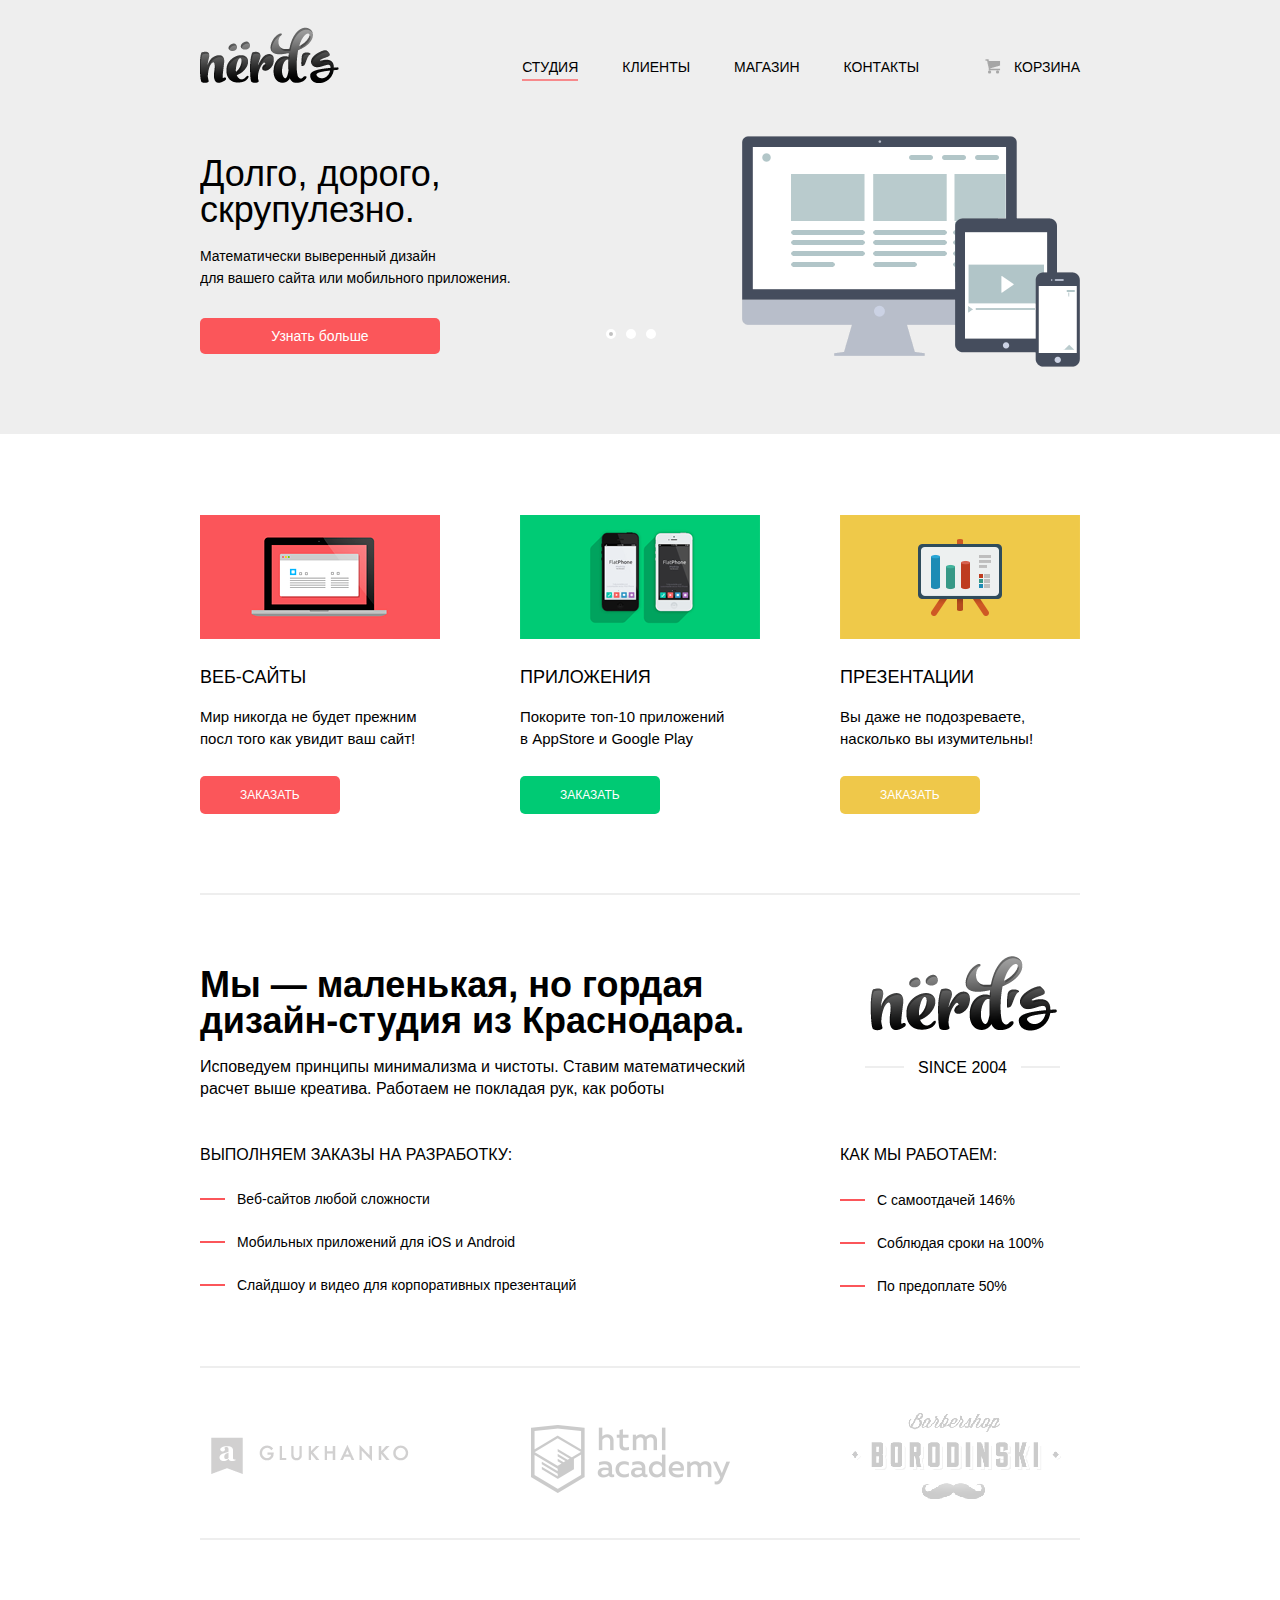
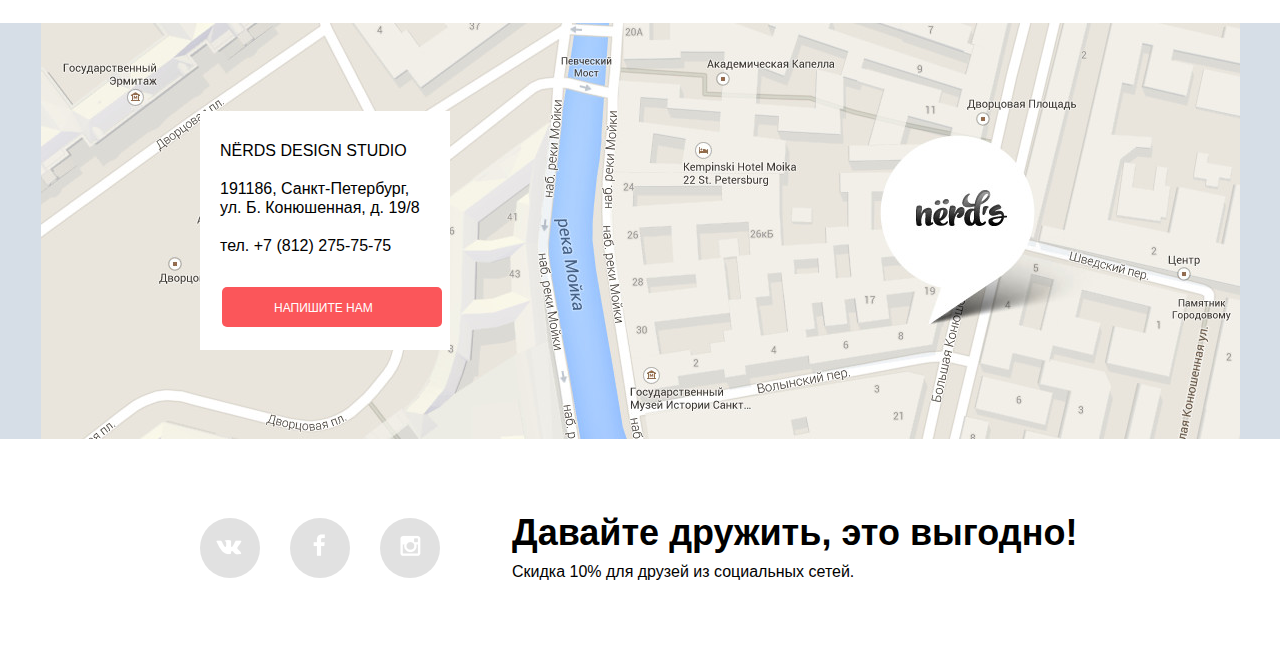
<file: index.html>
<!DOCTYPE html>
<html>

<head>
  <meta charset="utf-8">
  <title>Nerds</title>
  <link href="https://fonts.googleapis.com/css?family=Roboto:500,500italic,700,700italic&subset=latin,cyrillic-ext,cyrillic,latin-ext" rel="stylesheet" type="text/css">
  <link rel="stylesheet" href="css/normalize.css">
  <link rel="stylesheet" type="text/css" href="css/style-mini.css">
</head>

<body>
  <header class="main-header">
    <div class="container clearfix">
      <div class="top">
        <div class="logo">
          <a href="index.html"><img src="img/logo.png" width="139" height="56" alt="nerds"></a>
        </div>
        <div class="menu clearfix">
          <div class="cart-block">
            <a href="#" class="cart">Корзина</a>
          </div>
          <nav class="main-navigation clearfix">
            <ul>
              <li class="active-page">
                <a href="#">Студия</a>
              </li>
              <li>
                <a href="#">Клиенты</a>
              </li>
              <li>
                <a href="catalog.html">Магазин</a>
              </li>
              <li>
                <a href="#">Контакты</a>
              </li>
            </ul>
          </nav>
        </div>
        <div class="slider">
          <input type="radio" id="btn-1" name="toggle" checked>
          <input type="radio" id="btn-2" name="toggle">
          <input type="radio" id="btn-3" name="toggle">
          <div class="slides">
            <div class="slide">
              <div class="slidename">Долго, дорого,<br>
                скрупулезно.</div>
              <p>Математически выверенный дизайн<br>
                для вашего сайта или мобильного приложения.</p>
              <a href="#" class="button button-more">Узнать больше</a>
            </div>
            <div class="slide">
              <div class="slidename">Любите ли вы математику,<br>
                как любим ее мы?</div>
              <p>Нашим дизайнерам мы удаляем нейроны, ответственные<br>
                за креатив, </p>
              <a href="#" class="button button-more">Узнать больше</a>
            </div>
            <div class="slide">
              <div class="slidename">Только наркотики,<br>
                только хардкор!</div>
              <p>Все дизайнерские решения в нашей компании принимаются<br>
                только под воздействием качественных галлюциногенов.</p>
              <a href="#" class="button button-more">Узнать больше</a>
            </div>
          </div>
          <div class="slider-points">
            <label for="btn-1"></label>
            <label for="btn-2"></label>
            <label for="btn-3"></label>
          </div>
        </div>
      </div>
    </div>
  </header>
  <main class="container clearfix">
    <section class="features-row clearfix">
      <div class="features-item">
        <img src="img/feature-web.png" alt="web-site" width="240" height="124">
        <div class="features-title">Веб-сайты</div>
        <p>Мир никогда не будет прежним посл того как увидит ваш сайт!</p>
        <a href="#" class="button button-order button-order-web">Заказать</a>
      </div>
      <div class="features-item">
        <img src="img/feature-app.png" alt="applications" width="240" height="124">
        <div class="features-title">Приложения</div>
        <p>Покорите топ-10 приложений
          <br>в AppStore и Google Play</p>
        <a href="#" class="button button-order button-order-app">Заказать</a>
      </div>
      <div class="features-item">
        <img src="img/feature-present.png" alt="presentations" width="240" height="124">
        <div class="features-title">Презентации</div>
        <p>Вы даже не подозреваете, насколько вы изумительны!</p>
        <a href="#" class="button button-order button-order-present">Заказать</a>
      </div>
    </section>
    <section class="content-columns clearfix">
      <section class="content-column-left">
        <h1>Мы — маленькая, но гордая дизайн-студия из Краснодара.</h1>
        <p>Исповедуем принципы минимализма и чистоты. Ставим математический<br>
          расчет выше креатива. Работаем не покладая рук, как роботы</p>
        <div>Выполняем заказы на разработку:</div>
        <ul>
          <li>Веб-сайтов любой сложности</li>
          <li>Мобильных приложений для iOS и Android</li>
          <li>Слайдшоу и видео для корпоративных презентаций</li>
        </ul>
      </section>
      <section class="content-column-right">
        <img src="img/logo_2.png" width="187" height="75" alt="nerds">
        <p class="since"><span>SINCE 2004</span></p>
        <div>Как мы работаем:</div>
        <ul>
          <li>С самоотдачей 146%</li>
          <li>Соблюдая сроки на 100%</li>
          <li>По предоплате 50%</li>
        </ul>
      </section>
    </section>
    <div class="partners-sites clearfix">
      <a href="#"><img src="img/partners-glukh-active.png" alt="glukhanko" width="198" height="37"></a>
      <a href="#"><img src="img/partners-htmlacademy-active.png" alt="htmlacademy" width="199" height="68"></a>
      <a href="#"><img src="img/partners-borodinski-active.png" alt="borodinski" width="209" height="90"></a>
    </div>
  </main>
  <div class="map">
    <div class="contacts">
      <p>NЁRDS DESIGN STUDIO<br><br>
         191186, Санкт-Петербург,<br>
         ул. Б. Конюшенная, д. 19/8<br><br>
         тел. +7 (812) 275-75-75
      </p>
      <a href="#" class="button button-write-us">Напишите нам</a>
    </div>
    <div class="contact-form">
      <a href="#" class="close-form"><img src="img/close-button.png" alt="close"></a>
      <form action="#" method="post">
        <div class="message">
          <div>
            <p>Ваше имя:</p>
            <label>
              <textarea class="your-name" name="your-name">ПРЕДСТАВЬТЕСЬ, ПОЖАЛУЙСТА</textarea>
            </label>
          </div>
          <div>
            <p>Ваш e-mail::</p>
            <label>
              <textarea class="your-name" rows="1" cols="45" name="your-e-mail">ДЛЯ ОТПРАВКИ ОТВЕТА</textarea>
            </label>
          </div>
          <div>
            <p>Текст письма:</p>
            <label>
              <textarea class="your-letter" rows="10" cols="45" name="your-letter">В СВОБОДНОЙ ФОРМЕ</textarea>
            </label>
          </div>
        </div>
        <input class="button button-send" type="submit" value="Отправить">
      </form>
    </div>
  </div>
  <footer class="main-footer">
    <div class="container clearfix">
      <div class="social-links">
        <a href="#" class="social-button social-button-vk">Мы<br>Вконткте</a>
        <a href="#" class="social-button social-button-fb">Мы в<br>Facebook</a>
        <a href="#" class="social-button social-button-instagram">Мы в<br>Instagram</a>
      </div>
      <div class="letsbefriends">
        <h2>Давайте дружить, это выгодно!</h2>
        <p>Cкидка 10% для друзей из социальных сетей.</p>
      </div>
    </div>
  </footer>
</body>
</html>
</file>
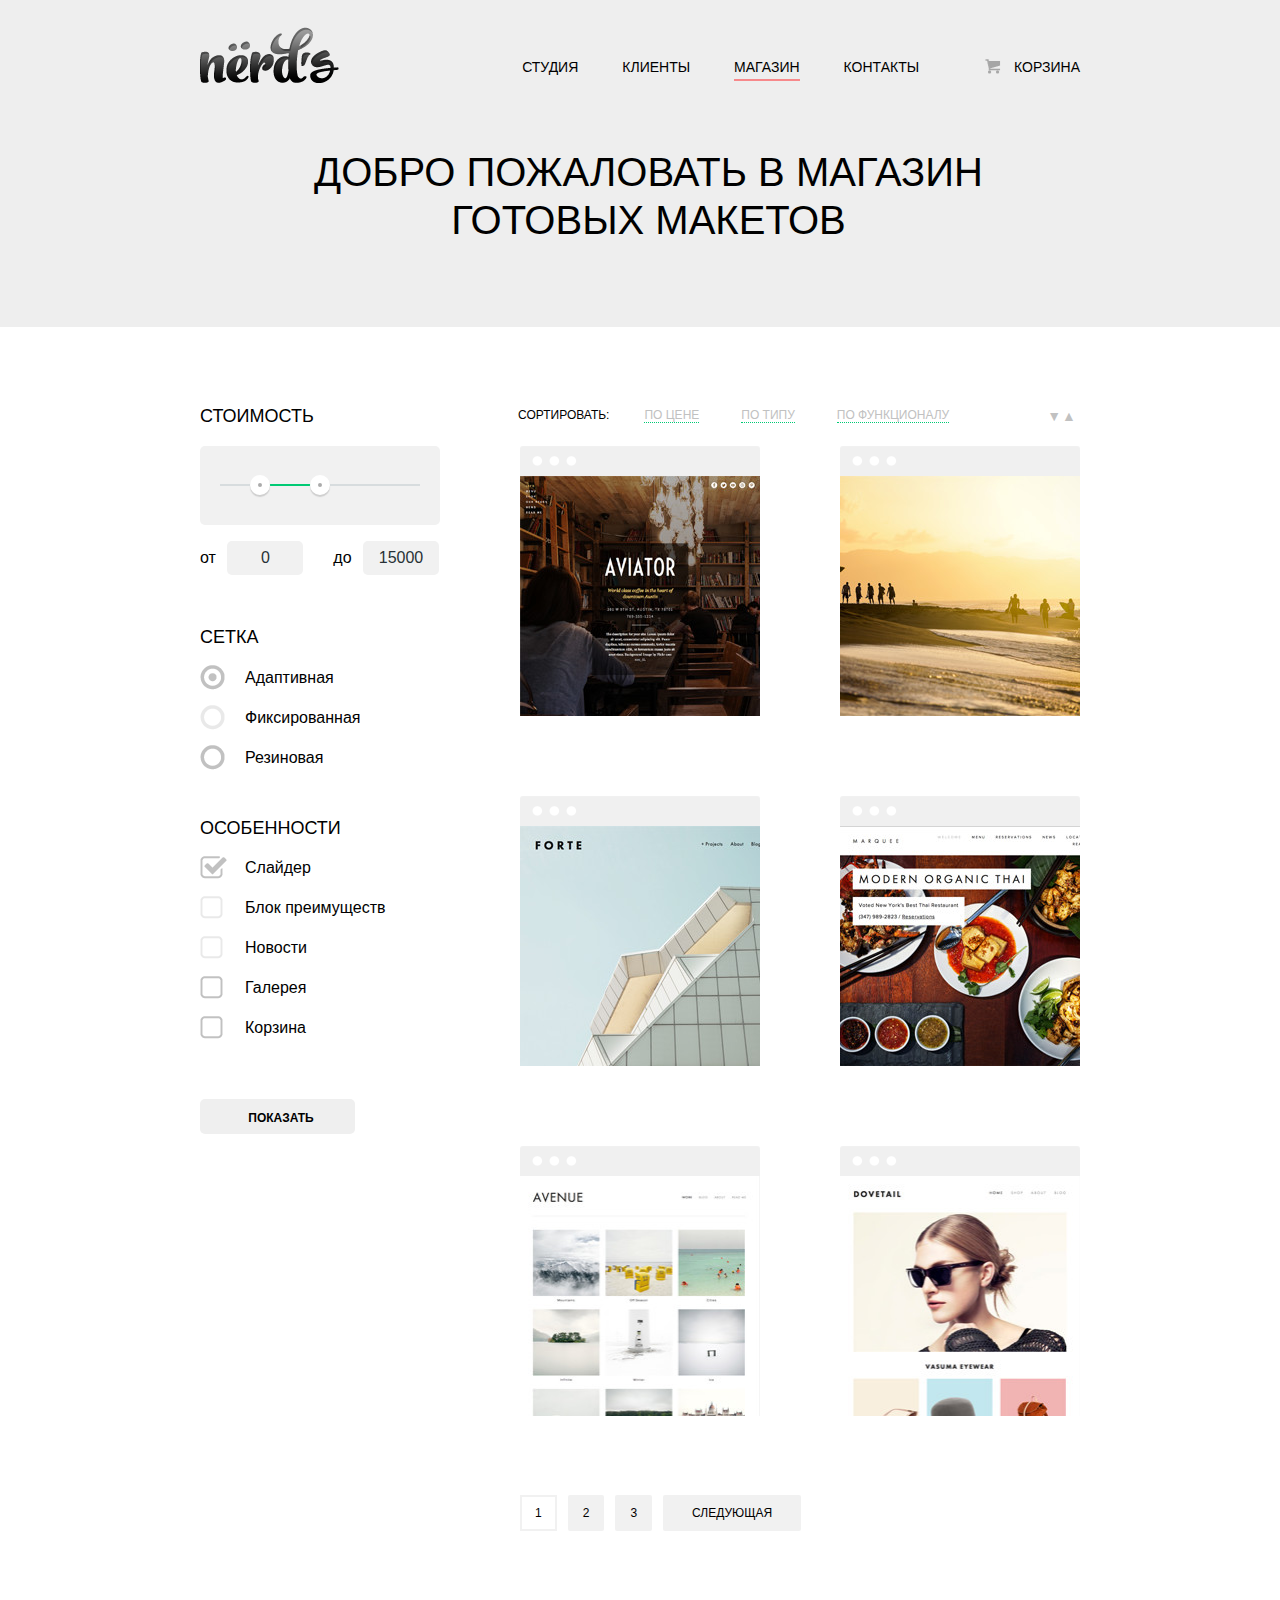
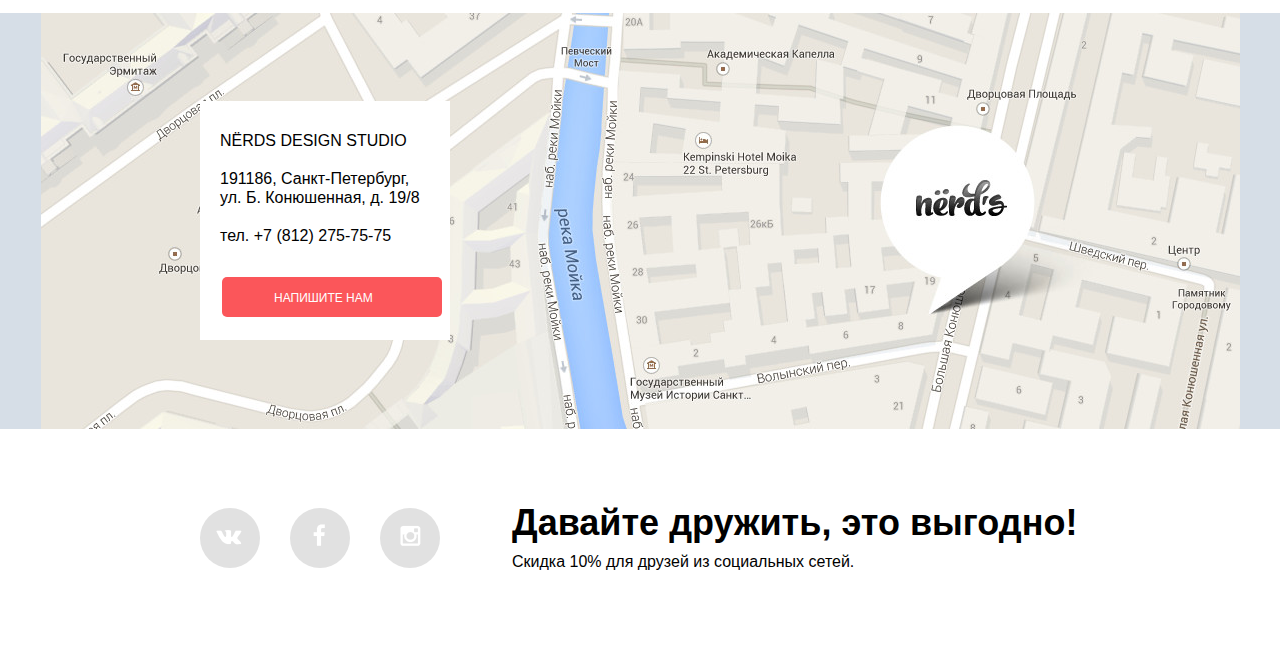
<file: catalog.html>
<!DOCTYPE html>
<html>

<head>
  <meta charset="utf-8">
  <title>Nerds</title>
  <link href="https://fonts.googleapis.com/css?family=Roboto:500,500italic,700,700italic&subset=latin,cyrillic-ext,cyrillic,latin-ext" rel="stylesheet" type="text/css">
  <link rel="stylesheet" href="css/normalize.css">
  <link rel="stylesheet" type="text/css" href="css/style-mini.css">
</head>

<body class="inner-page">
  <header class="main-header">
    <div class="container clearfix">
      <div class="logo">
        <a href="index.html"><img src="img/logo.png" width="139" height="56" alt="nerds"></a>
      </div>
      <div class="menu clearfix">
        <div class="cart-block">
          <a href="#" class="cart">Корзина</a>
        </div>
        <nav class="main-navigation clearfix">
          <ul>
            <li>
              <a href="index.html">Студия</a>
            </li>
            <li>
              <a href="#">Клиенты</a>
            </li>
            <li class="active-page">
              <a href="#">Магазин</a>
            </li>
            <li>
              <a href="#">Контакты</a>
            </li>
          </ul>
        </nav>
      </div>
      <div class="welcome">
        <h1>Добро пожаловать в магазин<br>готовых макетов
            </h1>
      </div>
    </div>
  </header>
  <div class="container clearfix">
    <div class="filter">
      <form action="#" method="post">
        <fieldset class="price">
          <legend>Стоимость</legend>
          <div class="range-controls">
            <div class="scale">
              <div class="bar" style="margin-left: 20%; width: 30%">
              </div>
            </div>
            <div class="toggle toggle-min"></div>
            <div class="toggle toggle-max"></div>
          </div>
          <div class="price-controls">
            <label class="min-price">от
              <input name="min-price" type="text" value="0">
            </label>
            <label class="max-price">до
              <input name="max-price" type="text" value="15000">
            </label>
          </div>
        </fieldset>
        <fieldset class="grid">
          <legend>Сетка</legend>
          <input type="radio" checked name="second-filter" value="adaptive" id="radio1">
          <label for="radio1">Адаптивная</label>
          <input type="radio" disabled name="second-filter" value="fixed" id="radio2">
          <label for="radio2">Фиксированная</label>
          <input type="radio" name="second-filter" value="rubber" id="radio3">
          <label for="radio3">Резиновая</label>
        </fieldset>
        <fieldset class="features">
          <legend>Особенности</legend>
          <input type="checkbox" checked name="slider" id="check1">
          <label for="check1">Слайдер</label>
          <input type="checkbox" disabled name="advantages" id="check2">
          <label for="check2">Блок преимуществ</label>
          <input type="checkbox" disabled name="news" id="check3">
          <label for="check3">Новости</label>
          <input type="checkbox" name="gallery" id="check4">
          <label for="check4">Галерея</label>
          <input type="checkbox" name="basket" id="check5">
          <label for="check5">Корзина</label>
        </fieldset>
        <input class="button button-show-me" type="submit" value="Показать">
      </form>
    </div>
    <div class="goods-list clearfix">
      <div class="sorting">
        <ul>
          <li>Сортировать:</li>
          <li>
            <a class="sorting-parameter" href="#">По цене</a>
          </li>
          <li>
            <a class="sorting-parameter" href="#">По типу</a>
          </li>
          <li>
            <a class="sorting-parameter" href="#">По функционалу</a>
          </li>
          <li>
            <a class="sorting-up-and-down" href="#">▼</a>
          </li>
          <li>
            <a class="sorting-up-and-down" href="#">▲</a>
          </li>
        </ul>
      </div>
      <div class="layouts-image">
        <article class="good">
          <img src="img/aviator.jpg" width="240" height="240" alt="aviator">
          <div class="description">
            <h1><a href="#">AVIATOR</a></h1>
            <p>Одностраничный макет с авторским дизайном</p>
            <a class="button button-price" href="#">8000 Р.</a>
          </div>
        </article>
        <article class="good">
          <img src="img/sunset.jpg" width="240" height="240" alt="sunset">
          <div class="description">
            <h1><a href="#">SUNSET</a></h1>
            <p>Интернет-магазин<br>
               с личным кабинетом</p>
            <a class="button button-price" href="#">10000 Р.</a>
          </div>
        </article>
        <article class="good">
          <img src="img/forte.jpg" width="240" height="240" alt="forte">
          <div class="description">
            <h1><a href="#">FORTE</a></h1>
            <p>Отличный макет для личного блога</p>
            <a class="button button-price" href="#">5000 Р.</a>
          </div>
        </article>
        <article class="good">
          <img src="img/modern.jpg" width="240" height="240" alt="marque">
          <div class="description">
            <h1><a href="#">MODERN ORGANIC THAI</a></h1>
            <p>Сайт для ресторана быстрого питания</p>
            <a class="button button-price" href="#">12000 Р.</a>
          </div>
        </article>
        <article class="good">
          <img src="img/avenue.jpg" width="240" height="240" alt="avenue">
          <div class="description">
            <h1><a href="#">AVENUE</a></h1>
            <p>Макет для блога о путешествиях</p>
            <a class="button button-price" href="#">8000 Р.</a>
          </div>
        </article>
        <article class="good">
          <img src="img/dovetail.jpg" width="240" height="240" alt="dowetail">
          <div class="description">
            <h1><a href="#">DOVETAIL</a></h1>
            <p>Интернет-магазин с галереей товаров</p>
            <a class="button button-price" href="#">14000 Р.</a>
          </div>
        </article>
      </div>
      <div class="paginator">
        <span class="paginator-active">1</span>
        <a class="paginator" href="#">2</a>
        <a class="paginator" href="#">3</a>
        <a class="paginator-next" href="#">Следующая</a>
      </div>
    </div>
  </div>
  <div class="map">
    <div class="contacts">
      <p>NЁRDS DESIGN STUDIO<br><br>
         191186, Санкт-Петербург,<br>
         ул. Б. Конюшенная, д. 19/8<br><br>
         тел. +7 (812) 275-75-75
      </p>
      <a href="#" class="button button-write-us">Напишите нам</a>
    </div>
    <div class="contact-form">
      <a href="#" class="close-form"><img src="img/close-button.png" alt="close"></a>
      <form action="#" method="post">
        <div class="message">
          <div>
            <p>Ваше имя:</p>
            <label>
              <textarea class="your-name" name="your-name">ПРЕДСТАВЬТЕСЬ, ПОЖАЛУЙСТА</textarea>
            </label>
          </div>
          <div>
            <p>Ваш e-mail::</p>
            <label>
              <textarea class="your-name" rows="1" cols="45" name="your-e-mail">ДЛЯ ОТПРАВКИ ОТВЕТА</textarea>
            </label>
          </div>
          <div>
            <p>Текст письма:</p>
            <label>
              <textarea class="your-letter" rows="10" cols="45" name="your-letter">В СВОБОДНОЙ ФОРМЕ</textarea>
            </label>
          </div>
        </div>
        <input class="button button-send" type="submit" value="Отправить">
      </form>
    </div>
  </div>
  <footer class="main-footer">
    <div class="container clearfix">
      <div class="social-links">
        <a href="#" class="social-button social-button-vk">Мы<br>Вконткте</a>
        <a href="#" class="social-button social-button-fb">Мы в<br>Facebook</a>
        <a href="#" class="social-button social-button-instagram">Мы в<br>Instagram</a>
      </div>
      <div class="letsbefriends">
        <h2>Давайте дружить, это выгодно!</h2>
        <p>Cкидка 10% для друзей из социальных сетей.</p>
      </div>
    </div>
  </footer>
</body>
</html>
</file>
<file: css/style-mini.css>
body{font-size:14px;font-family:"Roboto-medium",Arial,Helvetica,sans-serif}.container{width:880px;padding:0 10px;margin:0 auto}.main-header{background:#eee;margin-bottom:81px;padding-top:27px;min-width:900px}.menu{padding-top:32px;padding-bottom:40px}.logo{float:left;width:140px}.main-navigation{float:right;max-width:560px}.main-navigation li,.main-navigation ul{text-transform:uppercase;float:left;list-style:none;margin:0;padding:0}.main-navigation li{margin:0 44px 0 0}.main-navigation a{position:relative;text-decoration:none;color:#000}.main-navigation a:hover{color:#fb565a}.main-navigation a:active{color:#aaa}.active-page a::after{content:"";display:block;background-color:#f7898b;width:100%;height:2px;position:absolute;bottom:-6px}.clearfix::after{content:'';display:table;clear:both}.cart-block{text-transform:uppercase;float:right;padding-left:51px;background-image:url('../img/spritesheet.png');background-position:-394px -173px}.cart-block:hover{background-position:-28px -403px}.cart-block:active{background-position:-394px -288px}.cart-block a{text-decoration:none;color:#000}.cart-block a:hover{color:#fb565a}.cart-block a:active{color:#aaa}.slider{position:relative;width:880px;height:308px;margin:0 auto}.slider input[type=radio]{position:absolute;opacity:0}.slider-points{position:absolute;bottom:95px;left:49%;width:200px;height:10px;margin-left:-100px;text-align:center}.slider-points .active{background:#c1c1c1}.slider-points label{display:inline-block;width:4px;height:4px;margin:0 3px;background:#fff;border:3px solid #fff;vertical-align:top;border-radius:50%;cursor:pointer}#btn-1:checked~.slider-points label[for=btn-1],#btn-2:checked~.slider-points label[for=btn-2],#btn-3:checked~.slider-points label[for=btn-3]{background:#c1c1c1}.slide{position:absolute;top:0;left:0;width:100%;height:298px;overflow:hidden;padding-top:10px}.slidename{font-size:36px;margin:0 0 17px;line-height:36px;padding-top:20px;width:400px}.slider p{font-size:14px;margin:0 0 29px;line-height:22px;width:400px}.slider a{display:inline-block;text-decoration:none;padding:10px 7px;width:226px;text-align:center;vertical-align:top}.slide:nth-child(1){background-image:url("../img/slide1.png");background-repeat:no-repeat;background-position:100% 10px}.slide:nth-child(2),.slide:nth-child(3){background-repeat:no-repeat;background-position:100% 10px}.slide:nth-child(2){background-image:url("../img/slide2.png")}.slide:nth-child(3){background-image:url("../img/slide3.png")}.slide{display:none}#btn-1:checked~.slides .slide:nth-child(1),#btn-2:checked~.slides .slide:nth-child(2),#btn-3:checked~.slides .slide:nth-child(3){display:block}.button{color:#fff;border-radius:5px}.button-more{background:#fb565a}.button-more:hover{background:#d6494d}.button-more:active{background:#b63538;box-shadow:inset 0 3px 0 rgba(0,0,0,.15)}.features-item{float:left;width:240px;min-height:300px;margin-right:80px}.features-item:nth-child(3n){float:right;margin-right:0}.features-item img{margin-bottom:25px}.features-title{font-size:18px;text-transform:uppercase;margin-bottom:18px}.features-item a,.features-item p{font-size:15px;line-height:22px}.features-item a{display:block;font-size:12px;text-transform:uppercase;padding:8px 40px;text-decoration:none;margin:26px 100px 0 0}.features-row{margin-bottom:126px}.button-order-web{background:#fb565a}.button-order-web:hover{background:#d6494d}.button-order-web:active{background:#b63538;box-shadow:inset 0 3px 0 rgba(0,0,0,.15)}.button-order-app{background:#00ca74}.button-order-app:hover{background:#01a25e}.button-order-app:active{background:#009053;box-shadow:inset 0 3px 0 rgba(0,0,0,.15)}.button-order-present{background:#efc84a}.button-order-present:hover{background:#d6ae2c}.button-order-present:active{background:#c09b24;box-shadow:inset 0 3px 0 rgba(0,0,0,.15)}.content-columns{padding-top:13px;margin:0 0 92px}.content-columns::after,.content-columns::before{content:"";display:block;background-color:#eee;width:880px;height:2px;position:relative;top:-61px}.content-columns::after{top:47px}.content-columns h1{font-size:36px;line-height:36px;margin:0 0 17px}.content-column-left{float:left;width:620px;padding-top:11px}.content-column-left p{display:block;font-size:16px;line-height:22px;padding-bottom:28px}.content-column-left div{display:block;font-size:16px;line-height:22px;text-transform:uppercase}.content-column-left ul{padding-top:9px}.content-columns li{display:block;list-style:none;margin:0 0 25px -3px;text-transform:none}.content-columns li::before{content:"";display:block;background-color:#fb565a;width:25px;height:2px;position:relative;top:9px;right:37px}.content-column-right{float:right;width:220px;padding:0 20px}.content-column-right img{padding-bottom:7px;margin-left:30px}.content-column-right p{display:block;font-size:16px;line-height:22px;margin-bottom:65px;margin-left:25px;opacity:1;padding-right:0;text-align:center}.since{position:relative}.since::before{content:"";display:block;position:absolute;top:9px;left:0;width:100%;height:2px;background-color:#eee;z-index:-1}.since span{background-color:#fff;padding:0 14px}.content-column-right div{display:block;font-size:16px;line-height:22px;text-transform:uppercase;padding-bottom:10px}.partners-sites{padding:0;margin:0 auto 115px}.partners-sites::after{content:"";display:block;background-color:#eee;width:880px;height:2px;position:relative;top:32px}.partners-sites a{float:left;margin:0 100px 0 0;width:220px}.partners-sites a:nth-child(3n){float:right;margin-right:8px;width:220px}.partners-sites a:first-child{padding:24px 0 0 11px}.partners-sites a:nth-child(2n){padding:12px 0 0}.partners-sites img{opacity:.2}.partners-sites img:hover{opacity:1}.map{position:relative;background-image:url("../img/map.jpg");background-repeat:no-repeat;background-position:center top;background-color:#d6dee7;height:416px;margin-bottom:79px;min-width:900px}.contacts{position:absolute;top:88px;left:50%;margin-left:-440px;height:225px;width:220px;padding:14px 10px 0 20px;background-color:#fff;overflow:scroll}.contacts p{font-size:16px;line-height:19px}.contacts a{display:block;font-size:12px;line-height:18px;text-transform:uppercase;text-decoration:none;padding:12px 0 10px 52px;margin:32px -2px 0 2px}.button-write-us{background:#fb565a}.button-write-us:hover{background:#d6494d}.button-write-us:active{background:#b63538;box-shadow:inset 0 3px 0 rgba(0,0,0,.15)}.contact-form{display:none;position:absolute;width:460px;height:380px;background:#fff;top:-35px;left:49.5%;margin-left:-317px;padding:39px 91px 0 80px;box-shadow:0 15px 40px 10px rgba(0,0,0,.5)}.close-form{position:absolute;top:7px;right:8px}.message p{font-size:16px}.message textarea{height:24px;font-size:12px;border:2px solid #d7dcde;border-radius:2px;padding:11px 0 0 13px;margin-top:-8px;overflow:hidden}.message div{padding-bottom:3px;width:220px}.your-e-mail,.your-name{width:202px}.message .your-letter{height:100px}.your-letter{width:442px;margin-bottom:42px}.message div:first-child{float:left}.message div:nth-child(2){float:right}.message div:last-child{float:left;width:465px}textarea{resize:none}.button-send{font-size:12px;padding:12px 189px 12px 195px;margin-left:0;text-transform:uppercase;font-weight:700;background-color:#fb565a;color:#fff;border:none}.main-footer .container{width:880px;padding:0 10px 75px}.main-footer h1{padding:0;margin:0;font-size:36px;line-height:27px}.social-links{float:left;width:240px;font-size:8px;text-align:center;margin-left:0}.social-button{float:left;padding:20px 10px;margin:0 30px 0 0;font-size:0;width:40px;height:20px;background:#e1e1e1;border-radius:50px}.social-button:nth-child(3n){float:right;margin-right:0}.social-button-vk,.social-button-vk:active,.social-button-vk:hover{background-image:url(../img/spritesheet.png);background-position:-284px -528px}.social-button-vk:hover{background-color:#fb565a}.social-button-vk:active{background-color:#d6494d;box-shadow:inset 0 3px 0 rgba(0,0,0,.15)}.social-button-fb,.social-button-fb:active,.social-button-fb:hover{background-image:url(../img/spritesheet.png);background-position:-281px -157px}.social-button-fb:hover{background-color:#fb565a}.social-button-fb:active{background-color:#d6494d;box-shadow:inset 0 3px 0 rgba(0,0,0,.15)}.social-button-instagram,.social-button-instagram:active,.social-button-instagram:hover{background-image:url(../img/spritesheet.png);background-position:-367px -386px}.social-button-instagram:hover{background-color:#fb565a}.social-button-instagram:active{background-color:#d6494d;box-shadow:inset 0 3px 0 rgba(0,0,0,.15)}.letsbefriends{float:right;margin:0;width:568px}.letsbefriends h2{font-size:36px;margin:0;padding:0 0 7px;line-height:29px}.inner-page .container{padding-left:0;padding-right:0}.letsbefriends p{margin:9px 0;padding-top:0;font-size:16px;line-height:17px}.welcome{padding:22px 23px 28px 0}.inner-page h1{font-size:40px;text-align:center;margin:0;text-transform:uppercase;line-height:48px;padding-bottom:55px;padding-left:40px;font-weight:400}.inner-page .top{padding-bottom:61px}.inner-page .main-header{margin-bottom:79px}fieldset{padding:0;margin:0}.filter{float:left;width:240px}.goods-list{float:right;margin-bottom:82px;width:640px}.sorting{font-size:12px;text-transform:uppercase;margin-bottom:8px;overflow:hidden}.sorting-parameter{text-decoration:none;color:#c1c1c1;border-bottom:1px dotted #00ca74}.sorting-parameter:hover{color:#000;border-bottom:2px solid #00ca74}.sorting-parameter:active{color:#000;border-bottom:none}.sorting-parameter:focus{color:#000;border-bottom:none}.sorting-up-and-down{font-size:14px;text-decoration:none;color:#c1c1c1}.sorting-up-and-down:hover{color:#c1c1c1}.sorting-up-and-down:active{color:#000}.sorting-up-and-down:focus{color:#00ca74}.sorting li,.sorting ul{text-transform:uppercase;float:left;list-style:none;padding:0}.sorting ul{margin:0 0 0 78px;padding-top:2px}.sorting li:first-child{margin-right:35px}.sorting li{margin:0 42px 0 0}.sorting li:nth-child(4){margin-right:98px}.sorting li:nth-child(5){margin-right:1px}.sorting li:nth-child(6){margin-right:0}.filter fieldset{border:none}.filter legend{font-size:18px;width:100%;text-transform:uppercase;margin-bottom:-1px}.filter label{font-size:16px;margin-top:22px;display:block;padding-left:20px}input[type=checkbox]{display:none}input[type=checkbox]+label{display:block;margin:10px 0;line-height:23px;padding-left:45px;position:relative;cursor:pointer;background-image:url(../img/spritesheet-checkboxes.png);background-repeat:no-repeat;background-position:-150px -150px}input[type=checkbox]+label:hover{background-position:-796px -150px}input[type=checkbox]:checked+label{background-position:-150px -473px}input[type=checkbox]:disabled+label{background-position:-473px -150px}input[type=checkbox]:checked:disabled+label{background-position:-477px -473px}input[type=checkbox]:checked:hover+label{background-position:-804px -473px}input[type=radio]{display:none}input[type=radio]+label{display:block;margin:10px 0;line-height:25px;padding-left:45px;position:relative;cursor:pointer;background-image:url(../img/spritesheet-checkboxes.png);background-repeat:no-repeat;background-position:-150px -796px}input[type=radio]+label:hover{background-position:-800px -796px}input[type=radio]:checked+label{background-position:-1131px -150px}input[type=radio]:disabled+label{background-position:-475px -796px}input[type=radio]:checked:disabled+label{background-position:-1131px -475px}input[type=radio]:checked:hover+label{background-position:-1125px -800px}.price{min-height:221px}.price-controls label{padding:0;margin:30px 0 0}.price-controls label:last-child{padding-left:23px}.range-controls{position:relative;height:41px;border-radius:5px;background:#f1f1f1;margin-bottom:-14px;margin-top:20px;padding-top:38px;padding-right:20px;padding-left:20px}.range-controls .scale{height:2px;background:#d7dcde}.range-controls .bar{width:70%;height:2px;background:#00ca74}.range-controls .toggle{position:absolute;top:29px;left:0;width:4px;height:4px;border:8px solid #fff;border-radius:50%;background:#ababab;box-shadow:0 2px 1px 0 #cfcfcf;cursor:pointer}.range-controls .toggle-min{left:50px}.range-controls .toggle-max{left:110px}.price-controls{font-size:0}.price-controls label{float:left;font-size:16px;display:inline-block;width:45%;vertical-align:top}.max-price{text-align:right}.price-controls input{font-size:16px;text-align:center;color:#283136;width:56px;padding:8px 10px;border-radius:5px;outline:none;background:#f1f1f1;margin-left:7px;border:none}.features legend,.grid legend{padding-bottom:8px}.features legend{padding-top:33px}.layouts-image{width:640px;font-size:0}.grid label{padding-bottom:5px}.features label{padding-bottom:7px}.features label:last-child{padding-bottom:50px}.good{display:inline-block;width:240px;margin-left:80px;margin-top:14px;margin-bottom:63px;position:relative;font-size:14px;padding-top:30px;vertical-align:top}.good::before{content:'';height:30px;width:100%;position:absolute;top:0;left:0;background-color:#797979;background-image:url(../img/goods-hat.png);border-top-left-radius:3px;border-top-right-radius:3px;opacity:.1}.paginator{display:inline-block;margin-left:80px;font-size:0;vertical-align:baseline}.paginator a,.paginator span{display:inline-block;font-size:12px;margin:0 11px 0 0;text-transform:uppercase;vertical-align:top}.paginator a{padding:11px 15px;background:#f1f1f1;color:#000;text-decoration:none;border-radius:2px}.paginator a:hover{background:#e5e5e5}.paginator a:active{background:#d5d5d5;box-shadow:inset 0 3px 0 rgba(0,0,0,.15)}.paginator span{border:2px solid #f1f1f1;padding:9px 13px}.paginator a:last-child{padding:11px 29px}.description h1{padding:0;margin:0;font-size:18px;line-height:20px}.good p{line-height:18px;text-align:center;padding-bottom:12px}.description a,.description>a{text-decoration:none;color:#000}.description>a{font-size:18px;padding:9px 0 9px 3px;color:#fff;text-align:center}.good .description{display:none;position:absolute;height:165px;width:140px;top:50px;left:20px;padding:34px 30px 0;background-color:#fff}.button-show-me{font-size:12px;padding:12px 35px 9px 42px;margin-left:0;text-transform:uppercase;color:#000;font-weight:700;border:none;width:155px}.good:hover .description{display:block}.good:hover::before{opacity:1}.button-price{display:block;background:#fb565a}.button-price:hover{background:#d6494d}.button-price:active{background:#b63538;box-shadow:inset 0 3px 0 rgba(0,0,0,.15)}
</file>
